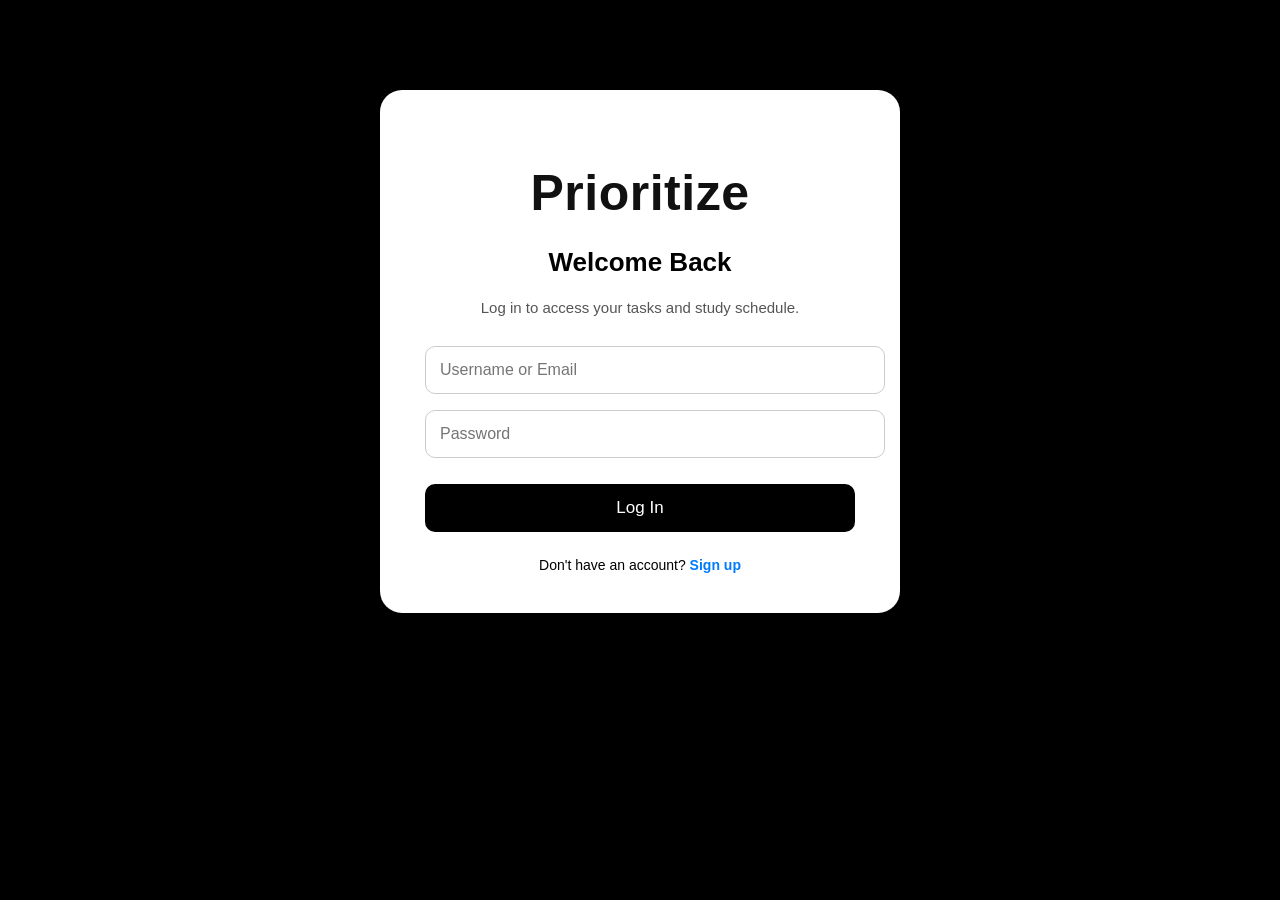
<file: src/frontend/index.html>
<!DOCTYPE html>
<html>
<head>
  <title>Prioritize</title>
  <link rel="stylesheet" type="text/css" href="styles.css">
  <style>
    html {
      scroll-behavior: smooth;
    }
    .menu {
      position: fixed;
      top: 0;
      width: 100%;
      background-color: black;
      padding: 10px;
      box-shadow: 0 2px 5px rgba(0,0,0,0.1);
      z-index: 1000;
      right: 0;
    }
    ul {
      list-style-type: none;
      display: flex;
      gap: 20px;
    }
    section {
      padding-top: 120px;
      padding-bottom: 120px;
      min-height: auto;
    }
  </style>
</head>
<body>

  <div class="menu">
    <ul>
      <li class="logo"><h1>Prioritize</h1></li>
      <ul>
        <li><a href="#Home">Home</a></li>
        <li><a href="#Availability">Availability</a></li>
        <li><a href="#Tasks">Tasks</a></li>
        <li><a href="#Schedule">Schedule</a></li>
        <li><a href="#Tools">Tools</a></li>
        <li><a href="#Productivity">Productivity</a></li>
        <li><a href="#Profile">Profile</a></li>
        <li><a href="login.html">Log Out</a></li>
      </ul>
    </ul>
  </div>

  <!-- HOME -->
  <section id="Home">
    <div class="hero">
      <h1>Generate optimized study plans</h1>
      <p>
        Get personalized recommendations based on your deadlines, grade
        weights, difficulty levels, and availability.
      </p>
    </div>
  </section>

  <!-- AVAILABILITY CARD -->
  <section id="Availability">
    <div class="task-card"> 
      <h2>Availability</h2>
      <p style="color: #d1d5db; margin-bottom: 20px;">Define your recurring free time slots so the scheduler knows when to book tasks.</p>

      <!-- Inputs -->
      <div style="display: flex; gap: 15px; margin-bottom: 20px; flex-wrap: wrap;">
        
        <!-- Day Select -->
        <div style="flex: 1; min-width: 200px;">
          <select id="avail-day" class="friend-select"
            style="
              width: 100%;
              padding: 12px;
              border-radius: 12px;
              background: rgba(255,255,255,0.05);
              color: #e5e7eb;
              border: 1px solid rgba(255,255,255,0.1);
            ">
            <option value="Monday">Monday</option>
            <option value="Tuesday">Tuesday</option>
            <option value="Wednesday">Wednesday</option>
            <option value="Thursday">Thursday</option>
            <option value="Friday">Friday</option>
            <option value="Saturday">Saturday</option>
            <option value="Sunday">Sunday</option>
          </select>
        </div>

        <!-- Time Inputs -->
        <div style="flex: 2; display: flex; align-items: center; gap: 10px; min-width: 300px;">
          
            <input type="time" id="avail-start" required class="friend-select" 
              style="width: 100%; padding: 10px; background: #1f2933; color: white; border: 1px solid #4b5563;">
              
            <span style="color: #aaa;">to</span>
            
            <input type="time" id="avail-end" required class="friend-select"
              style="width: 100%; padding: 10px; background: #1f2933; color: white; border: 1px solid #4b5563;">
        </div>

      <button id="btn-add-avail" class="tool-btn1" style="width: 100%; margin-bottom: 25px; background: radial-gradient(circle at top, #4b5563, #1f2933); border: 1px solid rgba(148,163,184,0.35);">+ Add Free Slot</button>

      <!-- List of existing slots -->
      <div id="availability-list" style="display: flex; flex-direction: column; gap: 10px;">
        <div class="subtle-text">Loading slots...</div>
      </div>
    </div>
  </section>

  <!-- TASKS -->
  <section id="Tasks">
    <div class="task-card">
      <h2>User Task Management</h2>
      <div class="task-button-row">
        <button id="btn-create-task" class="create-task-button">+Create Task</button>
        <button id="btn-delete-task" class="delete-task-button">-Delete Selected Tasks</button>
        <button id="btn-edit-task" class="edit-task-button">Edit Selected Task</button>
      </div>
      <table id="taskTable" class="task-table">
        <thead>
          <tr>
            <th></th>
            <th>Task</th>
            <th>Deadline</th>
            <th>Grade Weight</th>
            <th>Difficulty</th>
            <th>Est. Hours</th>
          </tr>
        </thead>
        <tbody>
          
        </tbody>
      </table>
      <div class="generate-container">
        <a href="#Schedule" class="generate-link">
          <button class="generate-btn">Generate Schedule</button>
        </a>
      </div>
    </div>
  </section>

  <!-- SCHEDULE -->
  <section id="Schedule">
    <h2>Generating Schedule...</h2>
  </section>

  <!-- TOOLS -->
  <section id="Tools">
    <div class="tools-grid">
      <!-- GOOGLE CALENDAR CARD -->
      <div class="tool-card">
        <div class="tool-content">
          <h2>Export to External Calendar</h2>
          <p>Send your schedule directly to your Google or Apple Calendar.</p>
          <button id="btn-export-google" class="tool-btn1">Export to Google Calendar</button>
          <button id="btn-export-apple" class="tool-btn2">Export to Apple Calendar</button>
        </div>
      </div>

      <!-- FRIEND LIST CARD -->
      <div class="tool-card">
        <div class="tool-content">
          <h2>Friend List</h2>
          <p>View your friends and check their study schedules.</p>

          <!-- Added 'scrollable-list' class for internal scrolling -->
          <div id="friend-list-container" class="friend-list scrollable-list">
            <div class="subtle-text">Loading friends...</div>
          </div>
        </div>
      </div>

      <!-- FRIEND REQUESTS CARD (Now contains Add Friend) -->
      <div class="tool-card">
        <div class="tool-content">
          <h2>Friend Requests</h2>
          <p>Manage incoming requests or send new ones.</p>

          <!-- Dynamic Requests Container (Scrollable) -->
          <div id="friend-requests-container" class="friend-requests scrollable-list" style="margin-bottom: 20px;">
            <div class="subtle-text">Loading requests...</div>
          </div>

          <!-- Add Friend Section (Moved Here) -->
          <div style="border-top: 1px solid rgba(255,255,255,0.1); padding-top: 15px;">
            <h3 style="font-size: 14px; margin-bottom: 8px; color: #79d9ff; text-transform: uppercase;">Send Request</h3>
            <div style="display: flex; gap: 8px;">
                <input type="number" id="add-friend-id" class="friend-select" placeholder="User ID" style="padding: 8px; border-radius: 8px; width: 100%; font-size: 13px;">
                <button id="btn-send-request" class="tool-btn1 small-btn">Send</button>
            </div>
          </div>
        </div>
      </div>

      <!-- MUTUAL FREE TIME — FULL WIDTH -->
      <div class="tool-card mutual-card">
        <div class="mutual-container">
          <!-- LEFT -->
          <div class="mutual-left">
            <h2>Mutual Free Time</h2>
            <p>Select a friend to instantly compare free hours.</p>

            <select class="friend-select long-select">
              <option>Select a friend</option>
              <option>name1</option>
              <option>name2</option>
              <option>name3</option>
            </select>
          </div>

          <!-- RIGHT -->
          <div class="mutual-right">
            <h3 class="mutual-title">Shared Free Hours</h3>
            <div class="mutual-display">
              <p class="subtle-text">Mutual free hours will appear here.</p>
            </div>
          </div>
        </div>
      </div>

    <!-- STUDY TIMER — FULL WIDTH -->
    <section id="Productivity">

      <div class="tool-card" style="grid-column: 1 / 4;">
        <div class="tool-content">
          <h2>Study Timer</h2>
          <p>Track how long you study each task in real time.</p>

          <!-- Task selector (auto-populated from task table) -->
          <select id="timerTaskSelect" class="friend-select long-select">
            <option value="">Select a task to study</option>
          </select>

          <!-- Timer display -->
          <div id="timerDisplay" style="font-size: 32px; margin-top: 20px; font-weight: 700; color: #79d9ff; text-shadow: 0 0 12px rgba(121,217,255,0.8);">
            00:00:00
          </div>

          <!-- Timer buttons -->
          <div style="margin-top: 18px; display: flex; gap: 12px; flex-wrap: wrap;">
            <button id="startTimer" class="tool-btn1">Start</button>
            <button id="stopTimer" class="tool-btn1 decline-btn">Stop</button>
          </div>
        </div>
      </div>

      <!-- ANALYTICS DASHBOARD — FULL WIDTH -->
      <div class="tool-card" style="grid-column: 1 / 4;">
        <div class="tool-content">
          <h2>Study Analytics</h2>
          <p>Your logged study hours across tasks.</p>

          <div style="display:flex; justify-content:space-between; align-items:flex-end; gap:16px; flex-wrap:wrap; margin-top:10px;">
            <div>
              <div style="font-size:14px; margin-bottom:4px;">Range</div>
              <select id="analyticsRange" class="friend-select long-select" style="max-width:220px;">
                <option value="7">Last 7 days</option>
                <option value="30">Last 30 days</option>
                <option value="all">All time</option>
              </select>
            </div>
            <div id="totalHoursSummary" style="font-weight:600; font-size:15px;"></div>
          </div>

          <div style="margin-top:18px;">
            <h3 class="mutual-title">Hours per Task</h3>
            <div id="taskSummary"></div>
          </div>

          <div style="margin-top:18px;">
            <h3 class="mutual-title">Breakdown by Day</h3>
            <div id="daySummary"></div>
          </div>
        </div>
      </div>

    </section>
      

    </div> <!-- end tools-grid -->
  </section>

  <!-- Profile SECTION -->
  <section id="Profile">
    <div class="task-card">
      <h2>Profile</h2>
      
      <div class="settings-container">
        <!-- Avatar Area -->
        <div style="position: relative;">
            <img id="settings-avatar" src="https://via.placeholder.com/150" alt="Profile" class="avatar-large">
            <div style="display: flex; gap: 10px; justify-content: center;">
                <label for="avatar-upload" class="tool-btn1 small-btn" style="cursor: pointer;">Upload Photo</label>
                <input type="file" id="avatar-upload" accept="image/*" style="display: none;">
                <button id="btn-delete-avatar" class="tool-btn1 decline-btn small-btn">Remove</button>
            </div>
        </div>

        <!-- User Info -->
        <div class="info-group">
            <span class="info-label">Your Unique User ID</span>
            <span id="settings-user-id" class="info-value">Loading...</span>
        </div>

        <div class="info-group">
            <span class="info-label">Account Name</span>
            <span id="settings-username" class="info-value">Loading...</span>
        </div>
        
        <div class="info-group">
            <span class="info-label">Email</span>
            <span id="settings-email" class="info-value">Loading...</span>
        </div>
      </div>
    </div>
  </section>

  <script src="script.js"></script>

</body>
</html>
</file>
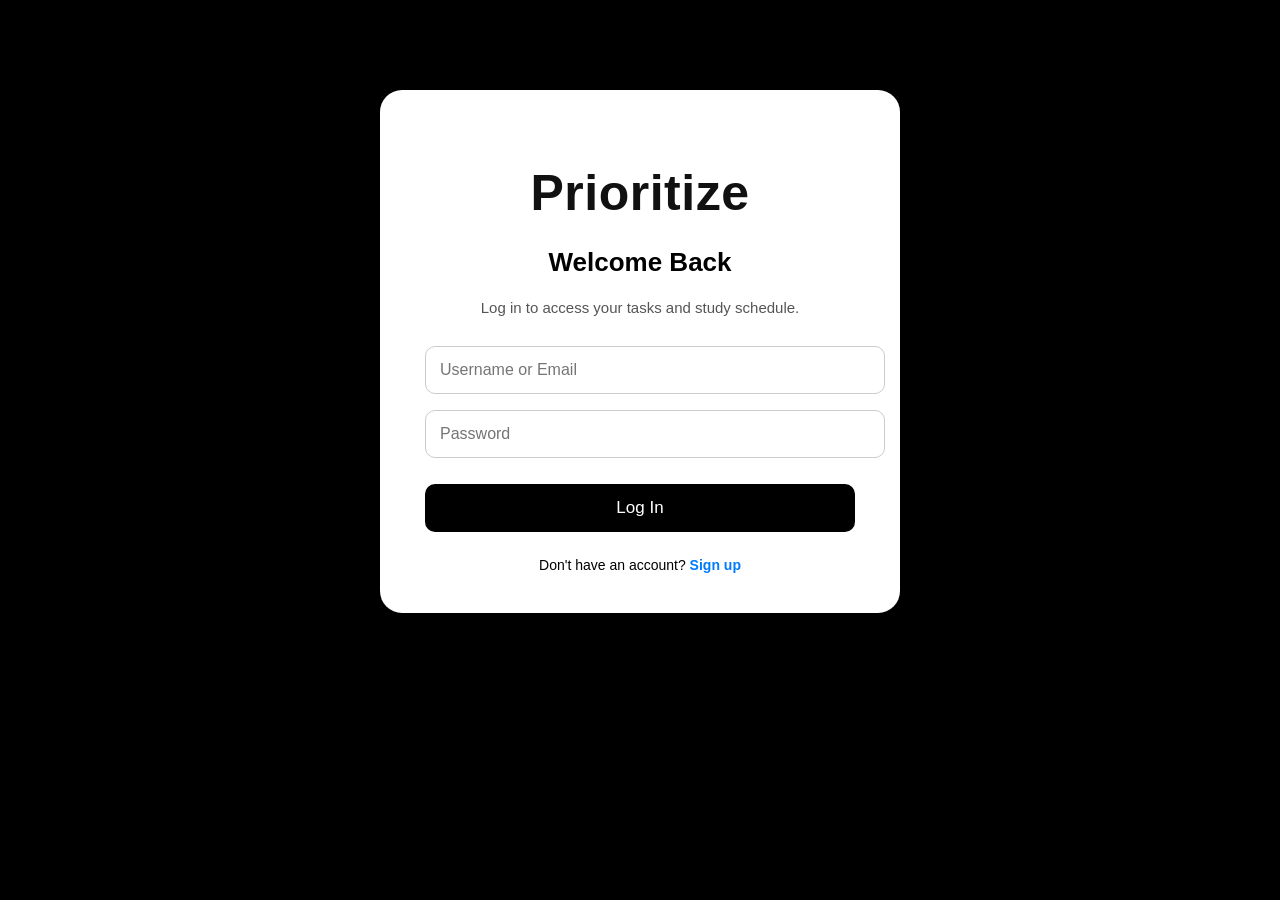
<file: src/frontend/login.html>
<!DOCTYPE html>
<html>
<head>
    <title>Login – Prioritize</title>
    <link rel="stylesheet" href="auth.css">
</head>
<body>

<div class="auth-container">
    <h1 class="auth-logo">Prioritize</h1>
    <h2>Welcome Back</h2>
    <p>Log in to access your tasks and study schedule.</p>

    <form>
        <input type="text" class="auth-input" placeholder="Username or Email"> <!-- Changed type to text -->
        <input type="password" class="auth-input" placeholder="Password">
        <button type="button" class="auth-btn">Log In</button>
    </form>

    <div class="auth-link">
        Don't have an account? <a href="signup.html">Sign up</a>
    </div>
</div>

<script>
    const API_URL = ""; 

    // FORCE CLEAR OLD SESSION ON LOAD
    localStorage.clear();
    sessionStorage.clear();
    console.log("Session cleared on login page load.");

    async function handleLogin() {
        const inputs = document.querySelectorAll('.auth-input');
        const nameOrEmail = inputs[0].value;
        const password = inputs[1].value;
        const btn = document.querySelector('.auth-btn');

        if(!nameOrEmail || !password) {
            alert("Please enter username/email and password");
            return;
        }

        btn.textContent = "Logging in...";
        btn.disabled = true;

        // EXPIRY LOGIC 1hr
        const now = new Date();
        now.setHours(now.getHours() + 1);

        // Format to UTC String for Backend
        const expiryStr = now.toISOString().slice(0, 19).replace('T', ' ');

        try {
            const response = await fetch(`${API_URL}/v2/authentications/`, {
                method: 'POST',
                headers: { 'Content-Type': 'application/json' },
                body: JSON.stringify({
                    name: nameOrEmail, 
                    password: password,
                    expiry: expiryStr
                })
            });

            if (!response.ok) {
                const err = await response.json();
                // If password invalid, backend throws 401
                throw new Error(err.detail || "Login failed");
            }

            const data = await response.json();
            
            // Save fresh token
            localStorage.setItem('token', data.jwt);
            console.log("New Token Saved. Expires at:", expiryStr);
            
            window.location.href = 'index.html';

        } catch (error) {
            console.error("Login Error:", error);
            alert("Login Failed: " + error.message);
            btn.textContent = "Log In";
            btn.disabled = false;
            // Clear inputs on failure
            inputs[1].value = ""; 
        }
    }

    document.querySelector('.auth-btn').addEventListener('click', (e) => {
        e.preventDefault();
        handleLogin();
    });
</script>

</body>
</html>
</file>
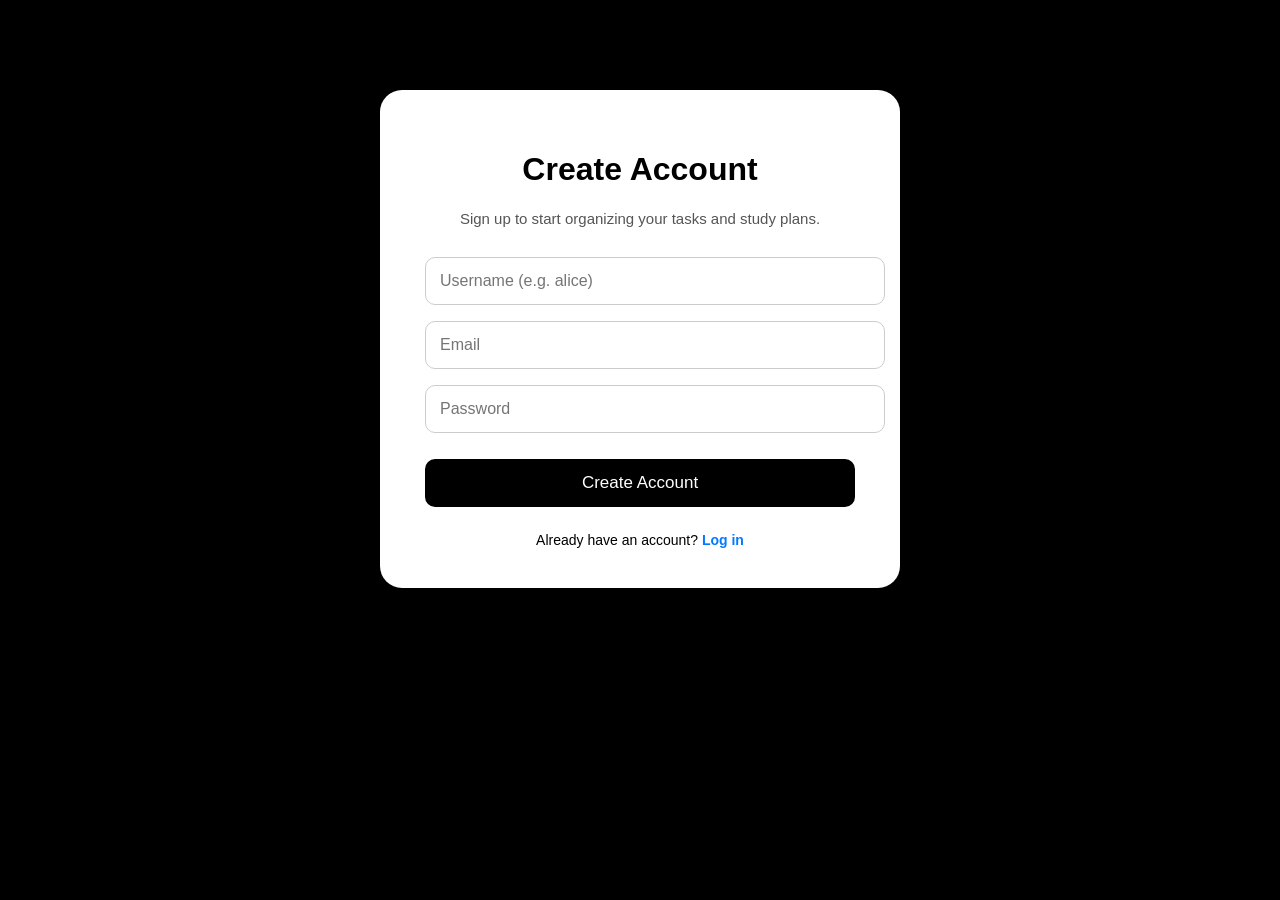
<file: src/frontend/signup.html>
<!DOCTYPE html>
<html>
<head>
    <title>Sign Up – Prioritize</title>
    <link rel="stylesheet" href="auth.css">
</head>
<body>

<div class="auth-container">
    <h1>Create Account</h1>
    <p>Sign up to start organizing your tasks and study plans.</p>

    <form id="signup-form">
        <input type="text" id="name" class="auth-input" placeholder="Username (e.g. alice)" required>
        <input type="email" id="email" class="auth-input" placeholder="Email" required>
        <input type="password" id="password" class="auth-input" placeholder="Password" required>
        
        <!-- Removed the <a href> tag so we can handle this with JS -->
        <button type="submit" class="auth-btn">Create Account</button>
    </form>

    <div class="auth-link">
        Already have an account? <a href="login.html">Log in</a>
    </div>
</div>

<script>
    const API_URL = ""; // Relative path

    document.getElementById('signup-form').addEventListener('submit', async (e) => {
        e.preventDefault();
        
        const name = document.getElementById('name').value;
        const email = document.getElementById('email').value;
        const password = document.getElementById('password').value;
        const btn = document.querySelector('.auth-btn');

        btn.disabled = true;
        btn.textContent = "Creating...";

        try {
            // 1. Create User
            const res = await fetch(`${API_URL}/v2/users/`, {
                method: 'POST',
                headers: { 'Content-Type': 'application/json' },
                body: JSON.stringify({
                    name: name,
                    email: email,
                    password: password,
                    timezone: Intl.DateTimeFormat().resolvedOptions().timeZone // Auto-detect timezone
                })
            });

            if (!res.ok) {
                const err = await res.json();
                throw new Error(err.detail || "Signup failed");
            }

            // 2. Auto Login to get Token
            // Calculate expiry (1 hour from now)
            const expiryDate = new Date();
            expiryDate.setHours(expiryDate.getHours() + 1);
            const expiryStr = expiryDate.toISOString().slice(0, 19).replace('T', ' ');

            const loginRes = await fetch(`${API_URL}/v2/authentications/`, {
                method: 'POST',
                headers: { 'Content-Type': 'application/json' },
                body: JSON.stringify({
                    name: name, // Login uses name (or email depending on logic)
                    password: password,
                    expiry: expiryStr
                })
            });

            if (loginRes.ok) {
                const data = await loginRes.json();
                localStorage.setItem('token', data.jwt); // Save token
                window.location.href = 'index.html';     // Redirect to dashboard
            } else {
                alert("Account created! Please log in.");
                window.location.href = 'login.html';
            }

        } catch (error) {
            alert(error.message);
            btn.disabled = false;
            btn.textContent = "Create Account";
        }
    });
</script>

</body>
</html>
</file>
<file: src/frontend/styles.css>
body {
    margin: 0;
    padding: 0;
    font-family: system-ui, -apple-system, BlinkMacSystemFont, "Segoe UI", sans-serif;
    background: radial-gradient(circle at top, #15151c 0, #050509 35%, #050509 100%);
    color: #f9fafb;
    line-height: 1.5;
}

html {
    scroll-behavior: smooth;
}

@keyframes gradientMove {
    0% { background-position: 0% 50%; }
    50% { background-position: 100% 50%; }
    100% { background-position: 0% 50%; }
}

/* GLOBAL LAYOUT HELPERS */
.hero,
.task-card,
.tools-grid {
    max-width: 1200px;
    margin-left: auto;
    margin-right: auto;
    padding-left: 32px;
    padding-right: 32px;
}

/* NAVBAR */
.menu {
    position: sticky;
    top: 0;
    z-index: 40;
    backdrop-filter: blur(16px);
    background: linear-gradient(to right, rgba(7,7,10,0.85), rgba(9,9,12,0.85));
    box-shadow: 0 14px 40px rgba(0,0,0,0.65);
}

.menu ul {
    display: flex;
    align-items: center;
    justify-content: space-between;
    gap: 32px;
    padding: 14px 40px;
    margin: 0;
    max-width: 1200px;
    margin-inline: auto;
}

.menu h1 {
    color: #f9fafb;
    font-size: 24px;
    font-weight: 800;
    letter-spacing: 0.16em;
    text-transform: uppercase;
}

.menu ul li {
    list-style: none;
}

.menu ul li a {
    color: #e5e7eb;
    font-size: 15px;
    font-weight: 500;
    text-decoration: none;
    padding: 6px 4px;
    transition: color 0.25s ease, text-shadow 0.25s ease;
    position: relative;
}

.menu ul li a::after {
    content: '';
    position: absolute;
    width: 0;
    height: 2px;
    background: linear-gradient(to right, #79d9ff, #38bdf8);
    bottom: -4px;
    left: 0;
    box-shadow: 0 0 14px rgba(121,217,255,0.8);
    transition: width 0.25s ease;
}

.menu ul li a:hover {
    color: #79d9ff;
    text-shadow: 0 0 10px rgba(121,217,255,0.8);
}

.menu ul li a:hover::after {
    width: 100%;
}

#Home {
    scroll-margin-top: 200px;
}

/* HERO SECTION */
.hero {
    padding-top: 130px;
    padding-bottom: 90px;
    text-align: center;
}

.hero h1 {
    font-size: 56px;
    font-weight: 900;
    letter-spacing: 0.04em;
    margin-bottom: 16px;
    background: linear-gradient(to right, #ffffff, #79d9ff);
    -webkit-background-clip: text;
    -webkit-text-fill-color: transparent;
}

.hero p {
    font-size: 19px;
    color: #d1d5db;
    max-width: 680px;
    margin: 0 auto;
    line-height: 1.7;
}

/* TASK CARD (GLASSMORPHISM) */

#Tasks {
    scroll-margin-top: 100px;
}
.task-card {
    background: radial-gradient(circle at top left, rgba(59,130,246,0.12), transparent 55%),
                rgba(15,15,20,0.92);
    border: 1px solid rgba(148,163,184,0.35);
    backdrop-filter: blur(24px);
    max-width: 1100px;
    margin: 40px auto 80px auto;
    padding: 32px 28px 30px;
    border-radius: 22px;
    box-shadow: 0 22px 60px rgba(0,0,0,0.85);
    transition: transform 0.25s ease, box-shadow 0.25s ease, border-color 0.25s ease;
}

.task-card:hover {
    transform: translateY(-4px);
    box-shadow: 0 26px 72px rgba(15,23,42,0.95);
    border-color: rgba(129,140,248,0.55);
}

.task-card h2 {
    font-size: 26px;
    font-weight: 700;
    margin-bottom: 20px;
    color: #f9fafb;
}

/* TASK BUTTONS */
.task-button-row {
    display: flex;
    flex-wrap: wrap;
    align-items: center;
    gap: 16px;
    margin-bottom: 22px;
}

.create-task-button,
.delete-task-button,
.edit-task-button {
    background: radial-gradient(circle at top, #4b5563, #1f2933);
    color: #f9fafb;
    border: 1px solid rgba(148,163,184,0.35);
    padding: 9px 18px;
    border-radius: 999px;
    font-size: 14px;
    font-weight: 500;
    cursor: pointer;
    transition: transform 0.22s ease, box-shadow 0.22s ease, background 0.22s ease, border-color 0.22s ease;
    box-shadow: 0 4px 14px rgba(0,0,0,0.6);
}

.create-task-button:hover,
.delete-task-button:hover,
.edit-task-button:hover {
    transform: translateY(-2px);
    box-shadow: 0 8px 24px rgba(59,130,246,0.55);
    background: linear-gradient(135deg, #4f46e5, #0ea5e9);
    border-color: rgba(191,219,254,0.85);
}

.edit-task-button {
    margin-left: 0; /* flex gap handles spacing */
}

/* TABLE */
.task-table {
    width: 100%;
    border-collapse: collapse;
    font-size: 15px;
    color: #f3f4f6;
}

.task-table th {
    text-align: left;
    font-size: 13px;
    opacity: 0.75;
    padding-bottom: 10px;
    text-transform: uppercase;
    letter-spacing: 0.08em;
}

.task-table td {
    padding: 12px 0;
    border-top: 1px solid rgba(148,163,184,0.35);
}

.task-table tr:last-child td {
    padding-bottom: 4px;
}

.task-table tr:hover {
    background: linear-gradient(to right, rgba(15,23,42,0.85), rgba(30,64,175,0.65));
}

/* GENERATE BUTTON */
.generate-container {
    display: flex;
    justify-content: flex-end;
    margin-top: 30px;
}

.generate-btn {
    background: linear-gradient(135deg, #0ea5e9, #38bdf8);
    color: #f9fafb;
    padding: 14px 30px;
    border: none;
    border-radius: 999px;
    font-size: 16px;
    font-weight: 600;
    cursor: pointer;
    transition: transform 0.22s ease, box-shadow 0.22s ease, filter 0.22s ease;
    box-shadow: 0 14px 36px rgba(56,189,248,0.4);
}

.generate-btn:hover {
    transform: translateY(-3px);
    box-shadow: 0 18px 50px rgba(56,189,248,0.6);
    filter: brightness(1.06);
}

/* SCHEDULE SECTION */

#Schedule {
    scroll-margin-top: 275px;
}
#Schedule h2 {
    font-size: 42px;
    text-align: center;
    font-weight: 800;
    margin-top: 40px;
    margin-bottom: 24px;
    background: linear-gradient(to right, #ffffff, #79d9ff);
    -webkit-background-clip: text;
    -webkit-text-fill-color: transparent;
}

/* TOOLS SECTION — CARDS */
.tools-grid {
    display: grid;
    grid-template-columns: repeat(auto-fit, minmax(330px, 1fr));
    gap: 32px;
    padding: 60px 32px 80px;
    max-width: 1200px;
    margin-top: 270px;
}

.tool-card {
    background: radial-gradient(circle at top right, rgba(96,165,250,0.20), transparent 60%),
                rgba(15,15,20,0.94);
    backdrop-filter: blur(24px);
    border: 1px solid rgba(148,163,184,0.5);
    border-radius: 22px;
    padding: 26px 24px 22px;
    position: relative;
    text-align: left;
    box-shadow: 0 22px 60px rgba(0,0,0,0.9);
    transition: transform 0.27s ease, box-shadow 0.27s ease, border-color 0.27s ease;
}

.tool-card:hover {
    transform: translateY(-8px);
    box-shadow: 0 26px 80px rgba(15,23,42,0.95);
    border-color: rgba(129,140,248,0.85);
}

.tool-card:hover .tool-image {
    transform: scale(1.04);
}

/* If you have an image div inside tool-card */
.tool-image {
    position: absolute;
    inset: 0 auto auto 0;
    opacity: 0.14;
    filter: blur(1px);
    pointer-events: none;
    transition: transform 0.27s ease, opacity 0.27s ease;
}

/* TEXT CONTENT INSIDE TOOL CARD */
.tool-content {
    position: relative;
    margin-top: 8px;
}

.tool-content h2 {
    font-size: 22px;
    font-weight: 700;
    color: #f9fafb;
    margin-bottom: 10px;
}

.tool-content p {
    font-size: 15px;
    color: #d1d5db;
    line-height: 1.7;
    margin-bottom: 18px;
}

/* TOOL BUTTON */
.tool-btn1 {
    background: radial-gradient(circle at top, #4b5563, #111827);
    color: #f9fafb;
    border: 1px solid rgba(148,163,184,0.55);
    padding: 10px 20px;
    font-size: 14px;
    border-radius: 999px;
    cursor: pointer;
    transition: transform 0.22s ease, box-shadow 0.22s ease, background 0.22s ease, border-color 0.22s ease;
    box-shadow: 0 8px 26px rgba(0,0,0,0.7);
}

.tool-btn1:hover {
    transform: translateY(-2px);
    background: linear-gradient(135deg, #4f46e5, #0ea5e9);
    border-color: rgba(191,219,254,0.9);
    box-shadow: 0 12px 34px rgba(37,99,235,0.8);
}

.tool-btn2 {
    background: radial-gradient(circle at top, #4b5563, #111827);
    color: #f9fafb;
    border: 1px solid rgba(148,163,184,0.55);
    padding: 10px 20px;
    font-size: 14px;
    border-radius: 999px;
    cursor: pointer;
    transition: transform 0.22s ease, box-shadow 0.22s ease, background 0.22s ease, border-color 0.22s ease;
    box-shadow: 0 8px 26px rgba(0,0,0,0.7);
    margin-top: 20px;
}

.tool-btn2:hover {
    transform: translateY(-2px);
    background: linear-gradient(135deg, #4f46e5, #0ea5e9);
    border-color: rgba(191,219,254,0.9);
    box-shadow: 0 12px 34px rgba(37,99,235,0.8);
}

/* RESPONSIVE TWEAKS */
@media (max-width: 900px) {
    .hero h1 {
        font-size: 44px;
    }

    .hero {
        padding-top: 110px;
        padding-bottom: 70px;
    }

    .task-card {
        padding: 26px 22px 24px;
    }

    .menu ul {
        padding-inline: 24px;
        gap: 18px;
    }
}

@media (max-width: 640px) {
    .menu ul {
        flex-wrap: wrap;
        justify-content: center;
    }

    .menu h1 {
        width: 100%;
        text-align: center;
        margin-bottom: 4px;
    }

    .hero,
    .task-card,
    .tools-grid {
        padding-inline: 20px;
    }

    .hero h1 {
        font-size: 34px;
    }

    #Schedule h2 {
        font-size: 32px;
    }

    .task-button-row {
        justify-content: flex-start;
    }
}


/* Make top row = 3 columns and mutual card full width */
.tools-grid {
    grid-template-columns: repeat(3, 1fr);
    margin-top: 270px; /* keep your existing spacing */
}

.mutual-card {
    grid-column: 1 / 4; /* spans all three columns */
    padding: 32px;
}

/* Friend List & Requests */
.friend-list,
.friend-requests {
    margin-top: 14px;
    display: flex;
    flex-direction: column;
    gap: 14px;
}

.friend-item,
.request-item {
    background: rgba(255,255,255,0.05);
    border: 1px solid rgba(255,255,255,0.12);
    border-radius: 14px;
    padding: 14px 16px;
    display: flex;
    justify-content: space-between;
    align-items: center;
}

.friend-name {
    font-size: 15px;
    color: #e5e7eb;
    font-weight: 500;
}

.request-buttons {
    display: flex;
    gap: 8px;
}

.small-btn {
    padding: 6px 16px;
    font-size: 13px;
}

.decline-btn {
    background: radial-gradient(circle at top, #5b1b1b, #3d0f0f);
    border: 1px solid rgba(255,80,80,0.45);
}

.decline-btn:hover {
    background: linear-gradient(135deg, #b91c1c, #7f1d1d);
    border-color: rgba(255,150,150,0.75);
}

/* Mutual Free Time */
.mutual-container {
    display: grid;
    grid-template-columns: 1fr 1fr;
    gap: 40px;
    align-items: start;
}

.long-select {
    width: 100%;
    font-size: 15px;
    padding: 12px 14px;
    border-radius: 14px;
}

.mutual-right {
    display: flex;
    flex-direction: column;
    gap: 12px;
}

.mutual-title {
    font-size: 18px;
    font-weight: 600;
    color: #e2e8f0;
}

.mutual-display {
    background: rgba(255,255,255,0.04);
    border: 1px solid rgba(255,255,255,0.12);
    border-radius: 16px;
    padding: 20px 18px;
    min-height: 90px;
    display: flex;
    align-items: center;
}

#Tools {
    scroll-margin-top: -280px;
}

#timerDisplay {
    color: #79d9ff;
    text-shadow: 0 0 12px rgba(121,217,255,0.8);
}

#analyticsContainer div {
    background: rgba(255,255,255,0.05);
    padding: 10px 14px;
    border-radius: 12px;
    border: 1px solid rgba(255,255,255,0.12);
}

#Productivity {
    scroll-margin-top: -30px; /* ensures clean scroll position */
    padding-top: 120px;
    padding-bottom: 120px;
}

/* Ensure Productivity cards follow same styling */
#Productivity .tool-card {
    margin-top: 40px;
}

/* Study Timer display */
#timerDisplay {
    font-size: 32px;
    margin-top: 20px;
    font-weight: 700;
    color: #79d9ff;
    text-shadow: 0 0 12px rgba(121,217,255,0.8);
}

/* Analytics summary boxes */
#taskSummary div,
#daySummary div {
    background: rgba(255,255,255,0.05);
    padding: 10px 14px;
    border-radius: 12px;
    border: 1px solid rgba(255,255,255,0.12);
    margin-bottom: 8px;
}

/* Dropdown for analytics range */
#analyticsRange {
    max-width: 220px;
}

/* Force all Productivity cards to span full width */
#Productivity .tool-card {
    grid-column: 1 / 4 !important;
}

/* Fix grid behavior so Productivity cards do not break layout */
.tools-grid section#Productivity {
    grid-column: 1 / 4;
    width: 100%;
}

/* Day dropdown: opened list uses black text */
#avail-day option {
    background-color: #ffffff !important;
    color: #000000 !important;
}

/* Time inputs – white text */
#avail-start,
#avail-end {
    color: #e5e7eb !important;
}

/* Clock icon white */
#avail-start::-webkit-calendar-picker-indicator,
#avail-end::-webkit-calendar-picker-indicator {
    filter: invert(1) brightness(1.4);
    opacity: 0.9;
}

.avatar-large {
    width: 120px;
    height: 120px;
    border-radius: 50%;
    object-fit: cover;
    border: 4px solid rgba(121, 217, 255, 0.3);
    margin-bottom: 15px;
    background-color: #1f2933;
}

.avatar-small {
    width: 40px;
    height: 40px;
    border-radius: 50%;
    object-fit: cover;
    border: 2px solid rgba(255, 255, 255, 0.2);
    margin-right: 12px;
}

.settings-container {
    display: flex;
    flex-direction: column;
    align-items: center;
    text-align: center;
    gap: 20px;
}

.info-group {
    background: rgba(255, 255, 255, 0.05);
    padding: 15px 25px;
    border-radius: 12px;
    border: 1px solid rgba(255, 255, 255, 0.1);
    min-width: 300px;
}

.info-label {
    font-size: 12px;
    text-transform: uppercase;
    color: #aaa;
    margin-bottom: 5px;
    display: block;
}

.info-value {
    font-size: 18px;
    font-weight: 600;
    color: #fff;
    font-family: monospace;
}

.copy-btn {
    background: none;
    border: none;
    color: #79d9ff;
    cursor: pointer;
    font-size: 12px;
    margin-left: 10px;
    text-decoration: underline;
}

/* Ensures the list has a fixed height and scrolls internally */
.scrollable-list {
    max-height: 180px; /* Fixed height matching neighbors */
    overflow-y: auto;  /* scrollbar appears when needed */
    padding-right: 5px; /* space for scrollbar */
}

.scrollable-list::-webkit-scrollbar {
    width: 6px;
}
.scrollable-list::-webkit-scrollbar-track {
    background: rgba(255, 255, 255, 0.05);
    border-radius: 4px;
}
.scrollable-list::-webkit-scrollbar-thumb {
    background: #4b5563;
    border-radius: 4px;
}
.scrollable-list::-webkit-scrollbar-thumb:hover {
    background: #79d9ff;
}

/* FORCE VISIBLE CLOCK ICON ON MAC */
input[type="time"]::-webkit-calendar-picker-indicator {
    /* Use a white SVG clock icon */
    background-image: url('data:image/svg+xml;utf8,<svg xmlns="http://www.w3.org/2000/svg" width="16" height="16" viewBox="0 0 24 24" fill="none" stroke="white" stroke-width="2" stroke-linecap="round" stroke-linejoin="round"><circle cx="12" cy="12" r="10"></circle><polyline points="12 6 12 12 16 14"></polyline></svg>'); 
    background-position: center;
    background-size: contain;
    background-repeat: no-repeat;
    width: 20px;
    height: 20px;
    cursor: pointer;
    opacity: 1;
    display: block;
    margin-left: 10px;
}

* FORCE NATIVE DARK MODE CONTROLS */
input[type="time"], input[type="date"], select {
    color-scheme: dark;
}

/* Ensure the calendar/clock icon is explicitly inverted (White) */
input[type="time"]::-webkit-calendar-picker-indicator {
    filter: invert(1);
    cursor: pointer;
}
</file>
<file: src/frontend/auth.css>
body {
    margin: 0;
    padding: 0;
    font-family: Arial, sans-serif;
    background: black;
}

.auth-container {
    max-width: 430px;
    margin: 90px auto;
    padding: 40px 45px;
    background: white;
    border-radius: 22px;
    box-shadow: 0 4px 25px rgba(0,0,0,0.15);
    text-align: center;
}

/* NEW: clean brand styling */
.auth-logo {
    font-size: 50px;
    font-weight: 700;
    margin-bottom: 25px;
    color: #111;
    letter-spacing: 0.5px;
}

.auth-container h2 {
    margin-top: 0;
    font-size: 26px;
}

.auth-container p {
    font-size: 15px;
    color: #555;
    margin-bottom: 30px;
}

.auth-input {
    width: 100%;
    padding: 14px;
    margin-bottom: 16px;
    border-radius: 10px;
    border: 1px solid #ccc;
    font-size: 16px;
}

.auth-btn {
    width: 100%;
    padding: 14px;
    background: black;
    color: white;
    border: none;
    border-radius: 10px;
    font-size: 17px;
    cursor: pointer;
    margin-top: 10px;
}

.auth-btn:hover {
    background: #333;
}

.auth-link {
    margin-top: 25px;
    font-size: 14px;
}

.auth-link a {
    color: #007aff;
    text-decoration: none;
    font-weight: 600;
}
</file>
